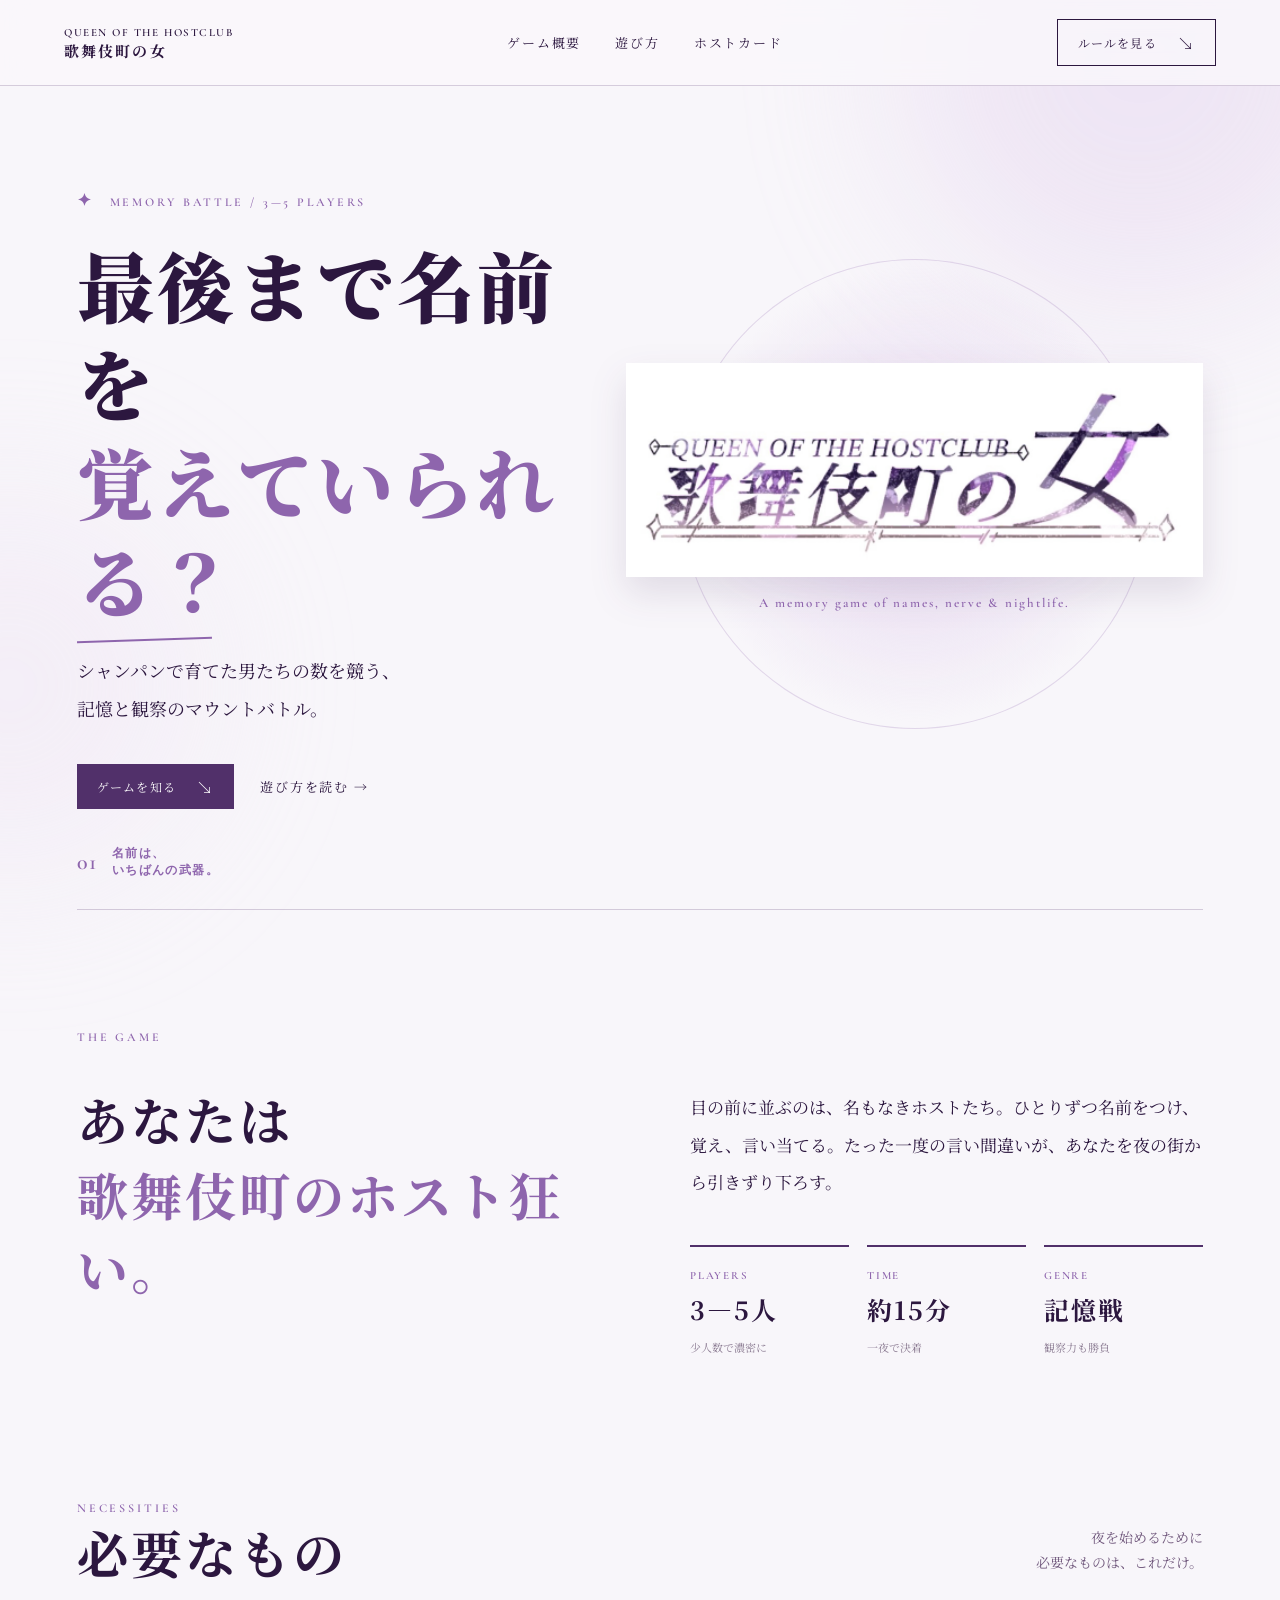
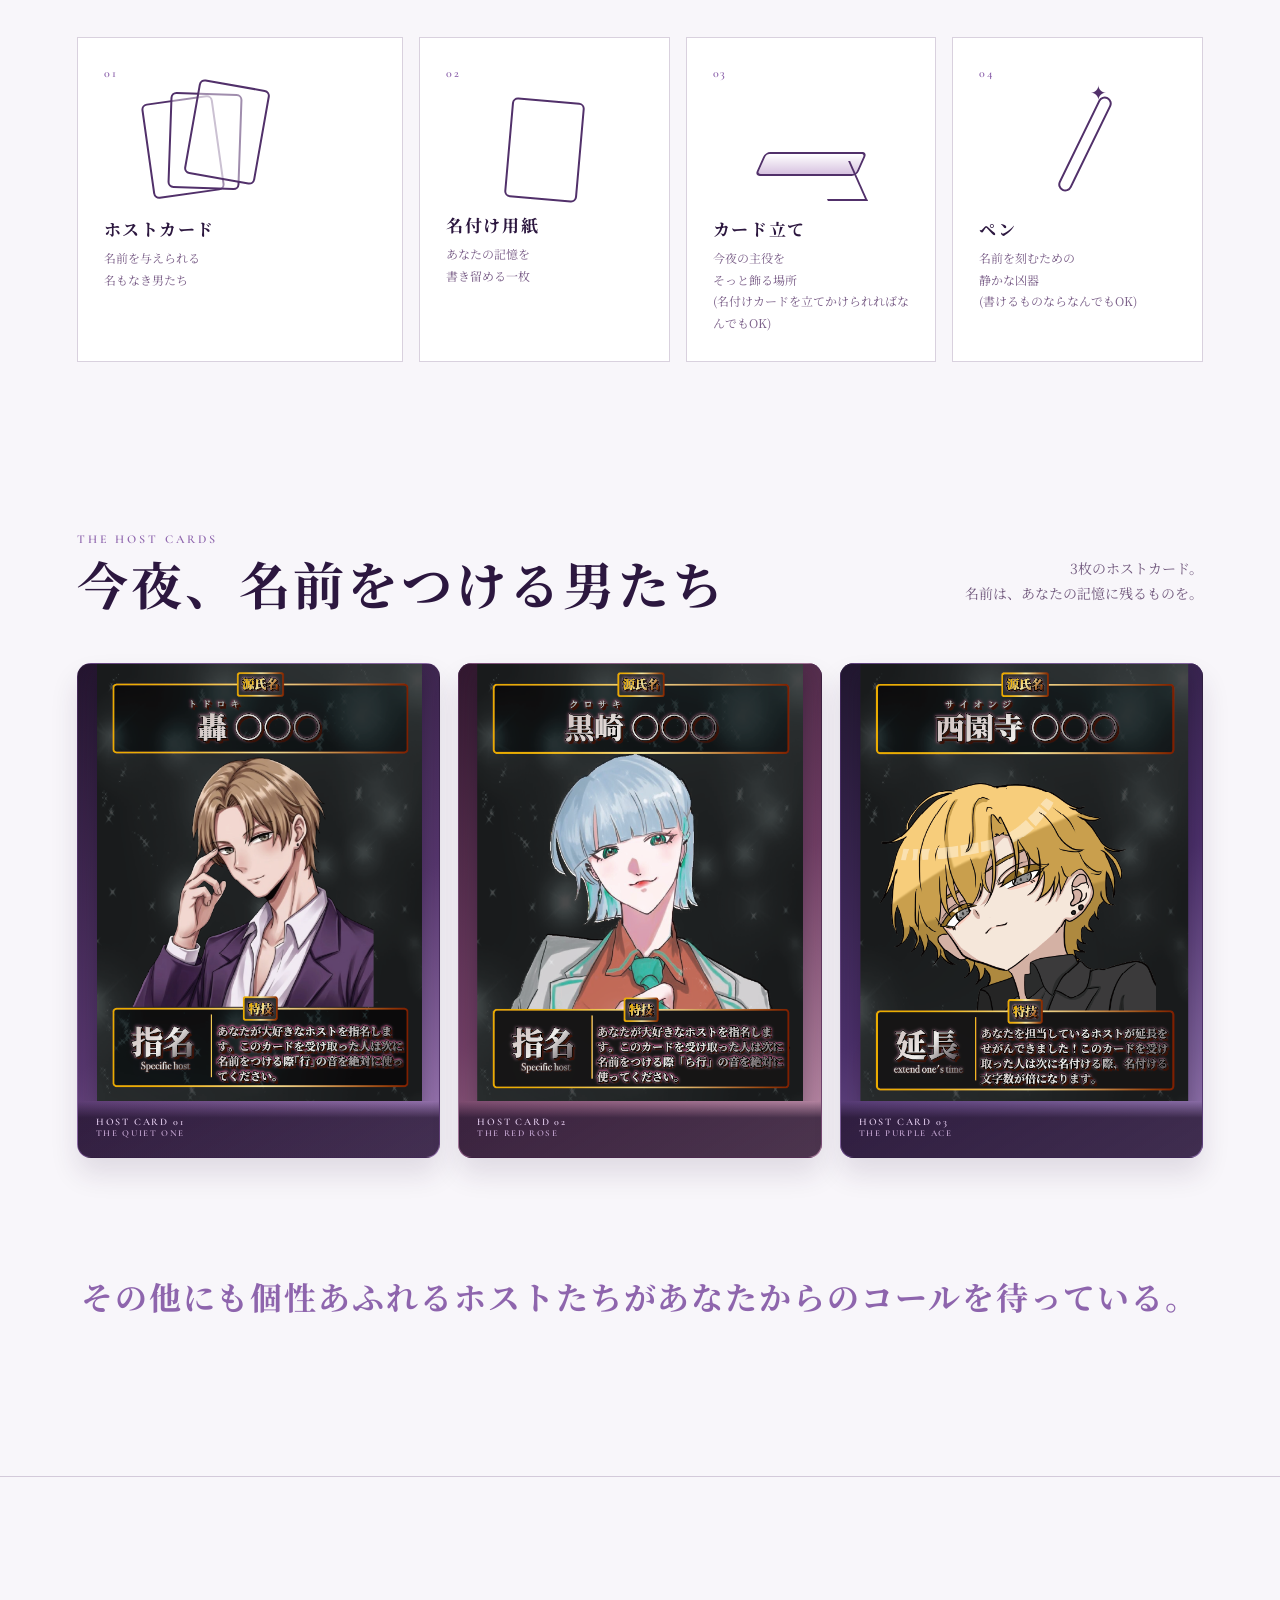
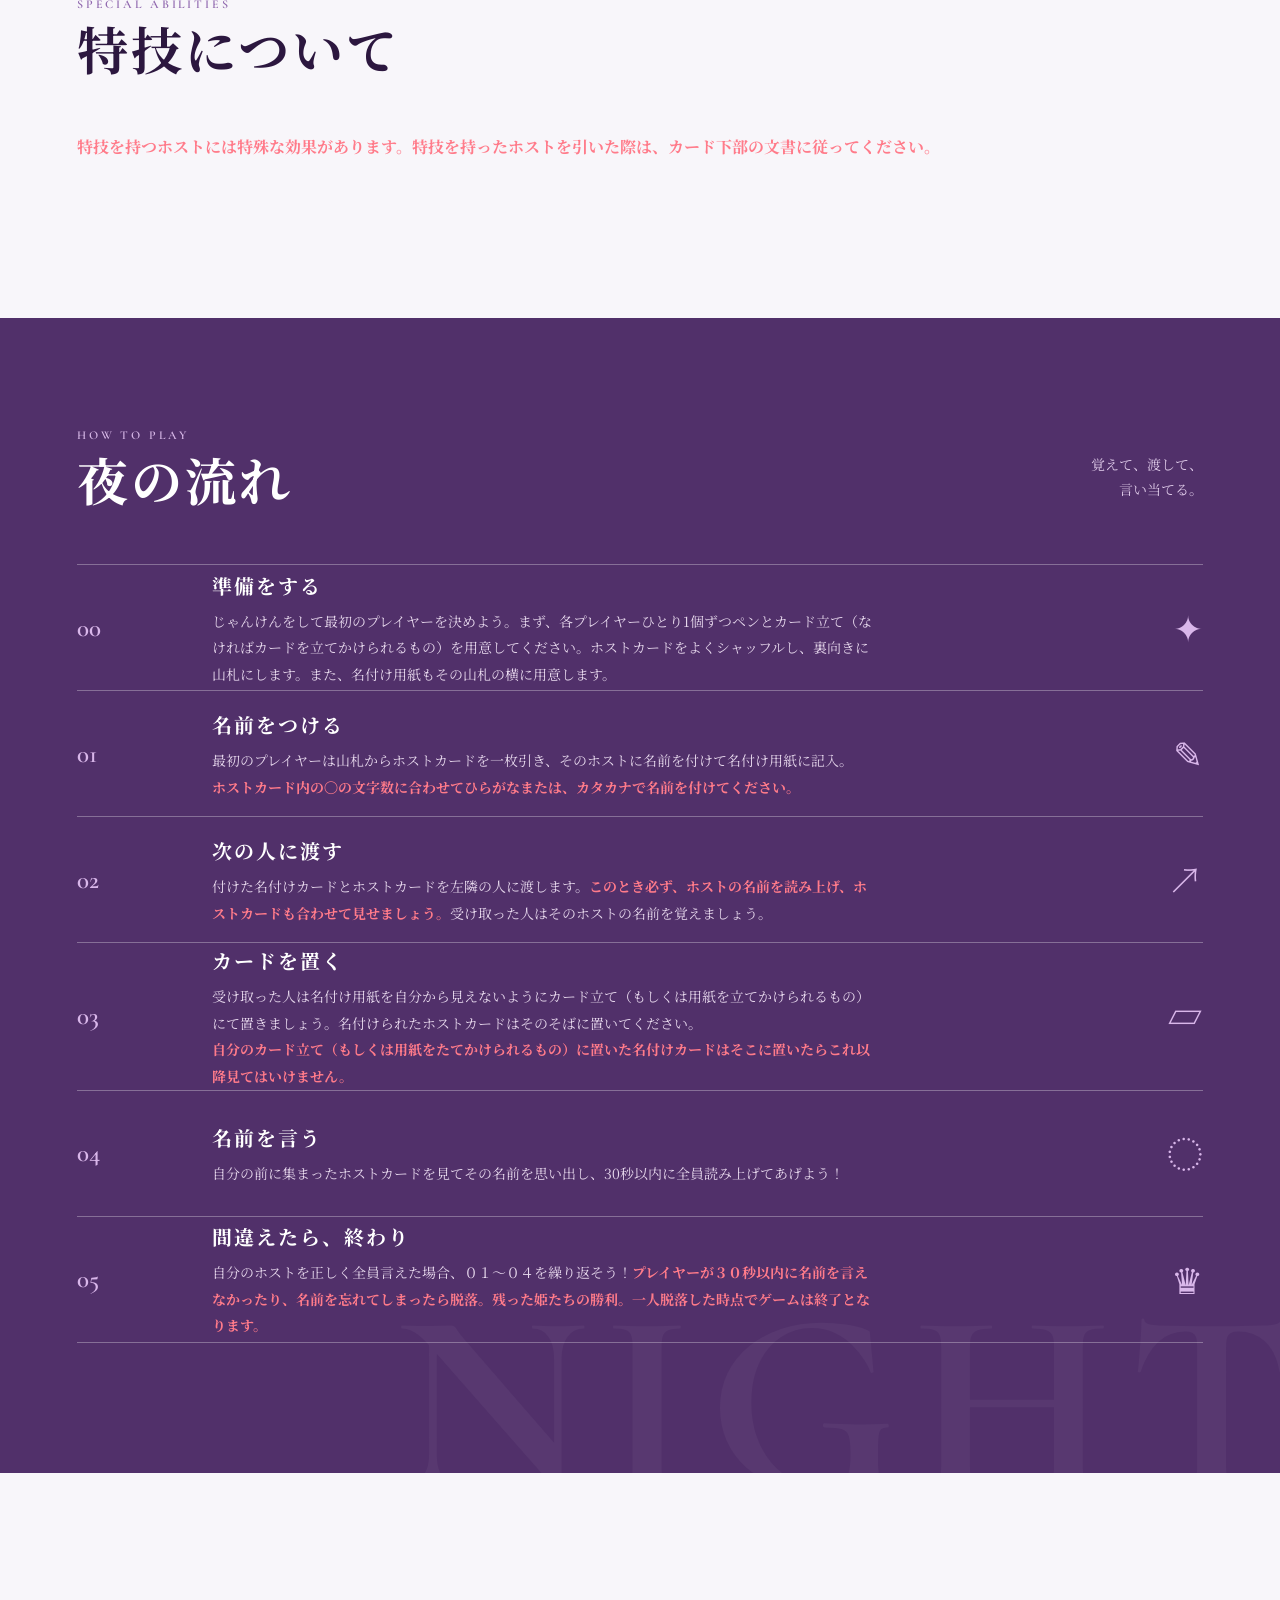
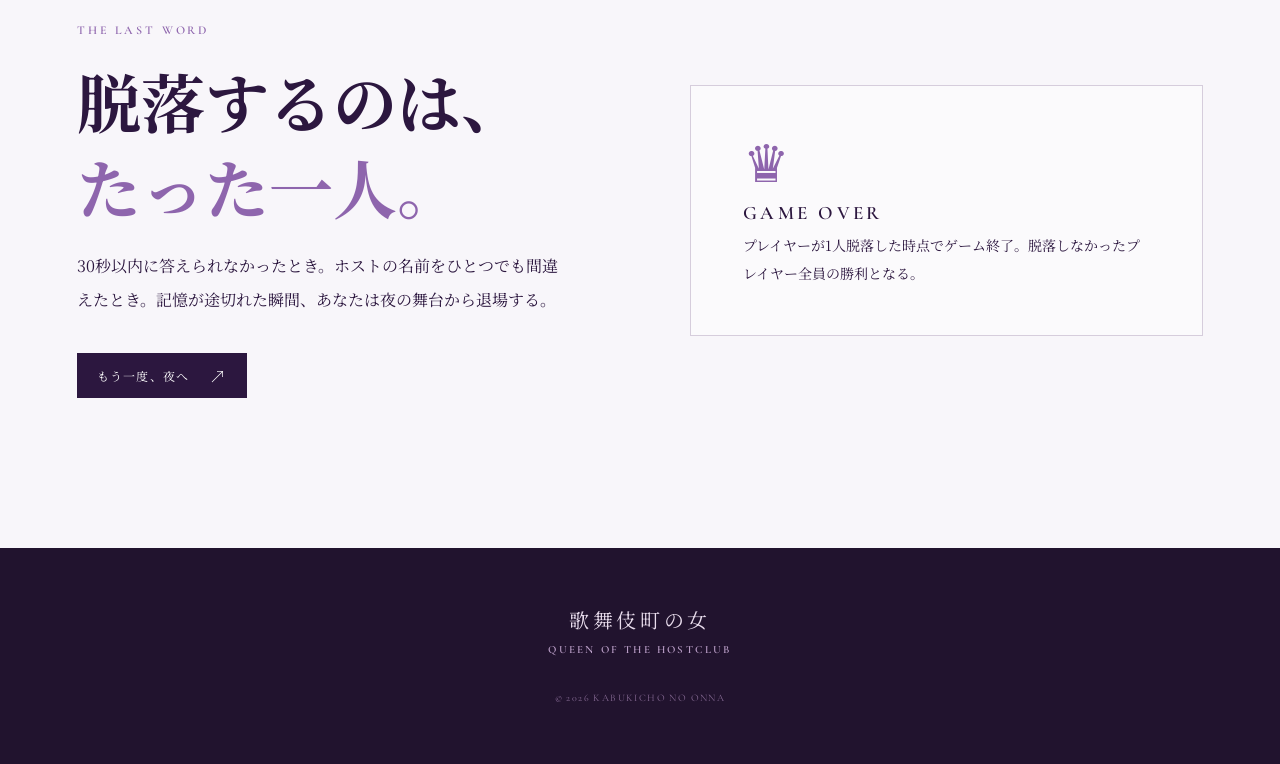
<file: index.html>
<!doctype html>
<html lang="ja">
<head>
  <meta charset="utf-8">
  <meta name="viewport" content="width=device-width, initial-scale=1">
  <meta name="description" content="歌舞伎町の女 — ホストの名前を覚えて生き残る、記憶と観察のマウントバトル。">
  <title>歌舞伎町の女 | Queen of the Hostclub</title>
  <link rel="preconnect" href="https://fonts.googleapis.com">
  <link rel="preconnect" href="https://fonts.gstatic.com" crossorigin>
  <link href="https://fonts.googleapis.com/css2?family=Cormorant+Garamond:wght@500;600;700&family=Noto+Serif+JP:wght@400;500;600;700;900&display=swap" rel="stylesheet">
  <link rel="stylesheet" href="styles.css">
  <link rel="stylesheet" href="mobile.css">
</head>
<body>
  <div class="ambient ambient-one"></div>
  <div class="ambient ambient-two"></div>
  <header class="site-header">
    <a class="brand-mini" href="#top" aria-label="歌舞伎町の女 トップへ">
      <span>QUEEN OF THE HOSTCLUB</span>
      <strong>歌舞伎町の女</strong>
    </a>
    <nav aria-label="メインナビゲーション">
      <a href="#about">ゲーム概要</a>
      <a href="#flow">遊び方</a>
      <a href="#hosts">ホストカード</a>
    </nav>
    <a class="header-cta" href="#flow">ルールを見る <span>↘</span></a>
  </header>

  <main id="top">
    <section class="hero section-shell">
      <div class="hero-copy">
        <p class="eyebrow"><span class="sparkle">✦</span> MEMORY BATTLE / 3—5 PLAYERS</p>
        <h1>最後まで名前を<br><em>覚えていられる？</em></h1>
        <p class="hero-lead">シャンパンで育てた男たちの数を競う、<br>記憶と観察のマウントバトル。</p>
        <div class="hero-actions">
          <a class="button button-primary" href="#about">ゲームを知る <span>↘</span></a>
          <a class="text-link" href="#flow">遊び方を読む <span>→</span></a>
        </div>
      </div>
      <div class="hero-art" aria-label="ゲームロゴ">
        <div class="halo"></div>
        <div class="crest">✦</div>
        <img src="logo-exact.png" alt="QUEEN OF THE HOSTCLUB 歌舞伎町の女">
        <p class="hero-caption">A memory game of names, nerve &amp; nightlife.</p>
      </div>
      <div class="hero-note"><span>01</span><span>名前は、<br>いちばんの武器。</span></div>
    </section>

    <section id="about" class="intro section-shell">
      <div class="section-kicker">THE GAME</div>
      <div class="intro-grid">
        <div>
          <h2>あなたは<br><span>歌舞伎町のホスト狂い。</span></h2>
        </div>
        <div class="intro-copy">
          <p>目の前に並ぶのは、名もなきホストたち。ひとりずつ名前をつけ、覚え、言い当てる。たった一度の言い間違いが、あなたを夜の街から引きずり下ろす。</p>
          <div class="stats">
            <div class="stat"><span>PLAYERS</span><strong>3—5人</strong><small>少人数で濃密に</small></div>
            <div class="stat"><span>TIME</span><strong>約15分</strong><small>一夜で決着</small></div>
            <div class="stat"><span>GENRE</span><strong>記憶戦</strong><small>観察力も勝負</small></div>
          </div>
        </div>
      </div>
    </section>

    <section class="contents section-shell">
      <div class="section-heading"><div><div class="section-kicker">NECESSITIES</div><h2>必要なもの</h2></div><p>夜を始めるために<br>必要なものは、これだけ。</p></div>
      <div class="object-grid">
        <article class="object-card object-card-tall"><div class="object-number">01</div><div class="card-illustration cards-illustration"><span></span><span></span><span></span></div><h3>ホストカード</h3><p>名前を与えられる<br>名もなき男たち</p></article>
        <article class="object-card"><div class="object-number">02</div><div class="card-illustration blank-card"></div><h3>名付け用紙</h3><p>あなたの記憶を<br>書き留める一枚</p></article>
        <article class="object-card"><div class="object-number">03</div><div class="card-illustration card-stand"></div><h3>カード立て</h3><p>今夜の主役を<br>そっと飾る場所<br>(名付けカードを立てかけられればなんでもOK)</p></article>
        <article class="object-card"><div class="object-number">04</div><div class="card-illustration pen-illustration"></div><h3>ペン</h3><p>名前を刻むための<br>静かな凶器<br>(書けるものならなんでもOK)</p></article>
      </div>
    </section>

    <section id="hosts" class="host-gallery section-shell">
      <div class="section-heading host-gallery-heading">
        <div><div class="section-kicker">THE HOST CARDS</div><h2>今夜、名前をつける男たち</h2></div>
        <p>3枚のホストカード。<br>名前は、あなたの記憶に残るものを。</p>
      </div>
      <div class="host-card-grid">
        <article class="host-card host-card-01"><div class="host-card-image"><img src="hosuto1.png" alt="ホストカード01"></div><div class="host-card-meta"><span>HOST CARD 01</span><small>THE QUIET ONE</small></div></article>
        <article class="host-card host-card-02"><div class="host-card-image"><img src="hosuto2.png" alt="ホストカード02"></div><div class="host-card-meta"><span>HOST CARD 02</span><small>THE RED ROSE</small></div></article>
        <article class="host-card host-card-03"><div class="host-card-image"><img src="hosuto3.png" alt="ホストカード03"></div><div class="host-card-meta"><span>HOST CARD 03</span><small>THE PURPLE ACE</small></div></article>
      </div>
      <p class="host-gallery-note">その他にも個性あふれるホストたちがあなたからのコールを待っている。</p>
    </section>

    <section id="abilities" class="intro">
      <div class="section-shell">
        <div class="section-heading"><div><div class="section-kicker">SPECIAL ABILITIES</div><h2>特技について</h2></div></div>
        <p><span class="rule-emphasis">特技を持つホストには特殊な効果があります。特技を持ったホストを引いた際は、カード下部の文書に従ってください。</span></p>
      </div>
    </section>

    <section id="flow" class="flow-section">
      <div class="section-shell">
        <div class="section-heading flow-heading"><div><div class="section-kicker">HOW TO PLAY</div><h2>夜の流れ</h2></div><p>覚えて、渡して、<br>言い当てる。</p></div>
        <div class="flow-list">
          <article class="flow-step"><div class="step-no">00</div><div><h3>準備をする</h3><p>じゃんけんをして最初のプレイヤーを決めよう。まず、各プレイヤーひとり1個ずつペンとカード立て（なければカードを立てかけられるもの）を用意してください。ホストカードをよくシャッフルし、裏向きに山札にします。また、名付け用紙もその山札の横に用意します。</p></div><div class="step-symbol">✦</div></article>
          <article class="flow-step"><div class="step-no">01</div><div><h3>名前をつける</h3><p>最初のプレイヤーは山札からホストカードを一枚引き、そのホストに名前を付けて名付け用紙に記入。<br><span class="rule-emphasis">ホストカード内の〇の文字数に合わせてひらがなまたは、カタカナで名前を付けてください。</span></p></div><div class="step-symbol">✎</div></article>
          <article class="flow-step"><div class="step-no">02</div><div><h3>次の人に渡す</h3><p>付けた名付けカードとホストカードを左隣の人に渡します。<span class="rule-emphasis">このとき必ず、ホストの名前を読み上げ、ホストカードも合わせて見せましょう。</span>受け取った人はそのホストの名前を覚えましょう。</p></div><div class="step-symbol">↗</div></article>
          <article class="flow-step"><div class="step-no">03</div><div><h3>カードを置く</h3><p>受け取った人は名付け用紙を自分から見えないようにカード立て（もしくは用紙を立てかけられるもの）にて置きましょう。名付けられたホストカードはそのそばに置いてください。<br><span class="rule-emphasis">自分のカード立て（もしくは用紙をたてかけられるもの）に置いた名付けカードはそこに置いたらこれ以降見てはいけません。</span></p></div><div class="step-symbol">▱</div></article>
          <article class="flow-step"><div class="step-no">04</div><div><h3>名前を言う</h3><p>自分の前に集まったホストカードを見てその名前を思い出し、30秒以内に全員読み上げてあげよう！</p></div><div class="step-symbol">◌</div></article>
          <article class="flow-step"><div class="step-no">05</div><div><h3>間違えたら、終わり</h3><p>自分のホストを正しく全員言えた場合、０１～０４を繰り返そう！<span class="rule-emphasis">プレイヤーが３０秒以内に名前を言えなかったり、名前を忘れてしまったら脱落。残った姫たちの勝利。一人脱落した時点でゲームは終了となります。</span></p></div><div class="step-symbol">♛</div></article>
        </div>
      </div>
    </section>

    <section id="special" class="endgame section-shell">
      <div class="endgame-main"><div class="section-kicker">THE LAST WORD</div><h2>脱落するのは、<br><em>たった一人。</em></h2><p>30秒以内に答えられなかったとき。ホストの名前をひとつでも間違えたとき。記憶が途切れた瞬間、あなたは夜の舞台から退場する。</p><a class="button button-dark" href="#top">もう一度、夜へ <span>↗</span></a></div>
      <div class="rule-panel"><div class="rule-icon">♛</div><h3>GAME OVER</h3><p>プレイヤーが1人脱落した時点でゲーム終了。脱落しなかったプレイヤー全員の勝利となる。</p></div>
    </section>
  </main>

  <footer class="site-footer"><div class="footer-logo">歌舞伎町の女</div><p>QUEEN OF THE HOSTCLUB</p><span>© 2026 KABUKICHO NO ONNA</span></footer>
  <script src="app.js"></script>
</body>
</html>
</file>
<file: styles.css>
:root{--ink:#2c173f;--plum:#51306a;--violet:#8e65ad;--lilac:#d9c3e7;--mist:#faf8fc;--line:rgba(81,48,106,.22);--serif:'Noto Serif JP',serif;--display:'Cormorant Garamond',serif}*{box-sizing:border-box}html{scroll-behavior:smooth}body{margin:0;background:#f8f6fa;color:var(--ink);font-family:var(--serif);font-size:16px;line-height:1.8;overflow-x:hidden}.ambient{position:fixed;z-index:-1;border-radius:50%;filter:blur(80px);opacity:.35;pointer-events:none}.ambient-one{width:480px;height:480px;top:-180px;right:-100px;background:#dec8eb}.ambient-two{width:380px;height:380px;left:-180px;top:55%;background:#ede0f3}.site-header{height:86px;display:flex;align-items:center;justify-content:space-between;padding:0 max(5vw,32px);border-bottom:1px solid var(--line);background:rgba(250,248,252,.78);backdrop-filter:blur(14px);position:sticky;top:0;z-index:5}.brand-mini{color:var(--ink);text-decoration:none;display:flex;flex-direction:column;line-height:1.05}.brand-mini span{font:600 11px var(--display);letter-spacing:.14em}.brand-mini strong{font-size:15px;letter-spacing:.14em;margin-top:4px}.site-header nav{display:flex;gap:34px}.site-header nav a,.text-link{color:var(--ink);text-decoration:none;font-size:13px;letter-spacing:.14em}.site-header nav a:hover,.text-link:hover{color:var(--violet)}.header-cta,.button{display:inline-flex;align-items:center;gap:20px;padding:12px 20px;text-decoration:none;letter-spacing:.1em;font-size:12px;transition:.25s ease}.header-cta{border:1px solid var(--ink);color:var(--ink)}.header-cta:hover,.button-primary:hover{background:var(--ink);color:#fff}.section-shell{width:min(1180px,88vw);margin:0 auto}.hero{min-height:calc(100vh - 86px);display:grid;grid-template-columns:1fr 1.05fr;align-items:center;position:relative;padding:92px 0 100px}.hero-copy{position:relative;z-index:1}.eyebrow,.section-kicker{font:600 12px var(--display);letter-spacing:.24em;color:var(--violet)}.sparkle{font-size:17px;margin-right:10px}.hero h1{font-size:clamp(44px,6vw,82px);line-height:1.28;letter-spacing:.04em;margin:24px 0 24px;font-weight:900}.hero h1 em,.endgame h2 em{font-style:normal;color:var(--violet);position:relative}.hero h1 em:after{content:'';position:absolute;bottom:-7px;left:0;width:84%;height:2px;background:var(--violet);transform:rotate(-2deg)}.hero-lead{font-size:18px;line-height:2.1;margin:0 0 36px}.hero-actions{display:flex;align-items:center;gap:26px}.button-primary{background:var(--plum);color:#fff}.button span,.header-cta span{font-size:17px;line-height:1}.hero-art{min-height:420px;display:flex;flex-direction:column;align-items:center;justify-content:center;position:relative}.hero-art .halo{position:absolute;width:470px;height:470px;background:radial-gradient(circle,rgba(220,197,234,.65),rgba(220,197,234,0) 69%);border:1px solid rgba(142,101,173,.22);border-radius:50%}.hero-art img{width:min(100%,620px);position:relative;filter:drop-shadow(0 16px 18px rgba(58,31,79,.12))}.crest{position:absolute;top:18%;right:13%;color:var(--violet);font-size:30px}.hero-caption{font:600 13px var(--display);letter-spacing:.16em;color:var(--violet);position:relative;margin-top:18px}.hero-note{position:absolute;bottom:30px;left:0;display:flex;gap:14px;align-items:center;color:var(--violet);font:600 12px var(--display);letter-spacing:.12em}.hero-note span:first-child{font-size:22px}.intro{border-top:1px solid var(--line);padding:120px 0 140px}.intro-grid{display:grid;grid-template-columns:1fr 1fr;gap:100px;margin-top:38px}.intro h2,.section-heading h2{font-size:clamp(31px,4vw,52px);line-height:1.45;letter-spacing:.06em;margin:0}.intro h2 span{color:var(--violet)}.intro-copy>p{font-size:17px;line-height:2.2;margin:6px 0 44px}.stats{display:grid;grid-template-columns:repeat(3,1fr);gap:18px}.stat{border-top:2px solid var(--plum);padding-top:12px}.stat span{font:600 11px var(--display);letter-spacing:.16em;color:var(--violet)}.stat strong{display:block;font-size:25px;letter-spacing:.08em}.stat small{font-size:11px;color:#8b7b92}.contents{padding-bottom:150px}.section-heading{display:flex;justify-content:space-between;align-items:end;margin-bottom:48px}.section-heading p{font-size:14px;line-height:1.8;text-align:right;color:#725a7e}.object-grid{display:grid;grid-template-columns:1.3fr 1fr 1fr 1fr;gap:16px}.object-card{background:#fff;border:1px solid var(--line);min-height:270px;padding:28px 26px;position:relative;overflow:hidden;transition:.25s ease}.object-card:hover{transform:translateY(-6px);box-shadow:0 18px 40px rgba(80,48,106,.1)}.object-card-tall{background:linear-gradient(145deg,#f7f1fa,#e9d9f0)}.object-number{font:600 12px var(--display);letter-spacing:.15em;color:var(--violet)}.object-card h3{font-size:17px;margin:10px 0 2px;letter-spacing:.1em}.object-card p{font-size:12px;line-height:1.8;color:#795d87;margin:0}.card-illustration{height:120px;position:relative;margin-top:4px}.cards-illustration span{position:absolute;display:block;width:72px;height:96px;border:2px solid var(--plum);border-radius:6px;background:rgba(255,255,255,.45);transform:rotate(-8deg);left:16%;top:12%}.cards-illustration span:nth-child(2){left:24%;top:7%;transform:rotate(2deg)}.cards-illustration span:nth-child(3){left:32%;top:0;transform:rotate(10deg)}.blank-card{width:73px;height:100px;border:2px solid var(--plum);border-radius:6px;margin:20px auto 0;transform:rotate(5deg)}.card-stand:before{content:'';position:absolute;width:98px;height:20px;background:linear-gradient(#fff,#d7c2e0);border:2px solid var(--plum);border-radius:5px;bottom:28px;left:50%;transform:translateX(-50%) skew(-24deg)}.card-stand:after{content:'';position:absolute;width:38px;height:38px;border-right:2px solid var(--plum);border-bottom:2px solid var(--plum);bottom:3px;left:54%;transform:skew(24deg)}.pen-illustration:before{content:'';position:absolute;width:10px;height:100px;border:2px solid var(--plum);border-radius:8px;transform:rotate(26deg);left:50%;top:8px}.pen-illustration:after{content:'✦';position:absolute;color:var(--violet);font-size:20px;left:56%;top:-10px}.flow-section{background:var(--plum);color:#fff;padding:110px 0 130px;position:relative;overflow:hidden}.flow-section:before{content:'NIGHT';position:absolute;font:700 260px var(--display);color:rgba(255,255,255,.04);right:-30px;bottom:-90px;letter-spacing:.06em}.flow-heading{position:relative}.flow-heading .section-kicker{color:#d8b9e8}.flow-heading p{color:#dfcbe9}.flow-list{border-top:1px solid rgba(255,255,255,.3);position:relative}.flow-step{display:grid;grid-template-columns:110px 1fr 80px;align-items:center;gap:25px;min-height:126px;border-bottom:1px solid rgba(255,255,255,.3)}.step-no{font:600 25px var(--display);color:#d9b7ea}.flow-step h3{margin:0 0 4px;font-size:20px;letter-spacing:.1em}.flow-step p{font-size:14px;line-height:1.9;margin:0;color:#e7d8ed;max-width:660px}.step-symbol{font-size:36px;text-align:right;color:#d9b7ea}.endgame{display:grid;grid-template-columns:1fr 1fr;gap:100px;padding:150px 0}.endgame-main h2{font-size:clamp(38px,5vw,68px);line-height:1.35;margin:20px 0}.endgame-main>p{font-size:16px;line-height:2.1;max-width:490px;margin:0 0 36px}.button-dark{background:var(--ink);color:#fff}.button-dark:hover{background:var(--violet)}.rule-panel{border:1px solid var(--line);padding:48px 52px;align-self:center;position:relative;background:rgba(255,255,255,.46)}.rule-icon{font-size:52px;color:var(--violet);line-height:1}.rule-panel h3{letter-spacing:.18em;font:600 19px var(--display);margin:15px 0 7px}.rule-panel p{font-size:14px;line-height:2;margin:0}.rule-line{height:1px;background:var(--line);margin:35px 0}.site-footer{background:#21132e;color:#e9dded;text-align:center;padding:54px 20px}.footer-logo{font-size:20px;letter-spacing:.18em}.site-footer p{font:600 11px var(--display);letter-spacing:.2em;color:#bca0c9;margin:5px 0 25px}.site-footer span{font:10px var(--display);letter-spacing:.14em;color:#876b95}@media(max-width:800px){.site-header{height:72px}.site-header nav{display:none}.header-cta{padding:8px 12px;font-size:10px}.hero{grid-template-columns:1fr;padding:68px 0 110px;min-height:auto}.hero-art{min-height:270px;order:-1}.hero-art .halo{width:290px;height:290px}.hero-art img{width:94%}.hero-caption{font-size:10px}.hero h1{font-size:46px}.hero-lead{font-size:15px}.intro{padding:80px 0}.intro-grid{grid-template-columns:1fr;gap:35px}.stats{gap:8px}.stat strong{font-size:19px}.contents{padding-bottom:90px}.section-heading{display:block}.section-heading p{text-align:left;margin-top:14px}.object-grid{grid-template-columns:1fr 1fr}.object-card{min-height:240px;padding:20px}.object-card-tall{grid-column:span 2}.flow-section{padding:80px 0}.flow-step{grid-template-columns:55px 1fr 35px;gap:10px;padding:20px 0;min-height:0}.flow-step h3{font-size:16px}.flow-step p{font-size:12px}.step-no{font-size:20px}.step-symbol{font-size:25px}.endgame{grid-template-columns:1fr;gap:50px;padding:90px 0}.rule-panel{padding:32px}.hero-note{display:none}}
.host-gallery{padding:20px 0 150px}.host-gallery-heading{margin-bottom:42px}.host-card-grid{display:grid;grid-template-columns:repeat(3,1fr);gap:18px}.host-card{position:relative;min-height:390px;overflow:hidden;border:1px solid rgba(81,48,106,.28);background:linear-gradient(150deg,#24152f 0%,#57376e 58%,#a27fba 100%);box-shadow:0 16px 28px rgba(48,24,66,.12);transition:transform .3s ease,box-shadow .3s ease}.host-card:hover{transform:translateY(-8px) rotate(-.5deg);box-shadow:0 24px 44px rgba(48,24,66,.2)}.host-card:nth-child(2n){background:linear-gradient(150deg,#32182f 0%,#713f65 55%,#c293ad 100%)}.host-card:nth-child(3n){background:linear-gradient(150deg,#21172f 0%,#4c306b 55%,#9679b2 100%)}.host-card-image{height:310px;position:relative;display:flex;align-items:flex-end;justify-content:center;overflow:hidden}.host-card-image:before{content:'';position:absolute;width:76%;aspect-ratio:1;border-radius:50%;top:34px;background:rgba(235,215,246,.2);filter:blur(1px)}.host-card-image img{position:relative;z-index:1;width:100%;height:100%;object-fit:contain;object-position:center bottom;filter:drop-shadow(0 12px 10px rgba(18,9,25,.3));transition:transform .35s ease}.host-card:hover .host-card-image img{transform:scale(1.05)}.host-card-01 .host-card-image img,.host-card-02 .host-card-image img,.host-card-03 .host-card-image img{width:88%;object-position:center bottom}.host-card-meta{position:relative;z-index:2;padding:15px 18px 18px;color:#fff;background:linear-gradient(180deg,rgba(31,17,42,0),rgba(31,17,42,.72) 30%)}.host-card-meta span,.host-card-meta small{display:block;font:600 10px var(--display);letter-spacing:.18em;color:#e2cbed}.host-card-meta strong{display:block;margin:2px 0;font-size:17px;letter-spacing:.12em}.host-card-meta small{color:#c7a8d4;font-size:9px}.host-card-04 .host-card-image,.host-card-05 .host-card-image,.host-card-06 .host-card-image{height:310px}@media(max-width:800px){.host-gallery{padding:0 0 90px}.host-card-grid{grid-template-columns:repeat(2,1fr);gap:12px}.host-card{min-height:300px}.host-card-image,.host-card-04 .host-card-image,.host-card-05 .host-card-image,.host-card-06 .host-card-image{height:225px}.host-card-meta{padding:10px 11px 12px}.host-card-meta strong{font-size:13px}.host-card-meta span,.host-card-meta small{font-size:8px;letter-spacing:.12em}}
 .rule-emphasis{color:#ff7b8a;font-weight:700}

/* Match every necessities illustration to the host-card icon color. */
.contents .card-illustration,
.contents .card-illustration::before,
.contents .card-illustration::after,
.contents .cards-illustration span,
.contents .blank-card{
  color:var(--plum);
  border-color:var(--plum);
}

.contents .card-stand::before{
  border-color:var(--plum);
}

.contents .card-stand::after{
  border-right-color:var(--plum);
  border-bottom-color:var(--plum);
}

/* Use a clean white background for the host-card item. */
.object-card-tall{
  background:#fff;
}
</file>
<file: mobile.css>
/* Small-screen polish: keep the layout comfortable on real phones, not just narrow desktops. */
@media (max-width: 480px) {
  .section-shell { width: min(100% - 32px, 420px); }
  .site-header { height: 64px; padding: 0 16px; gap: 12px; }
  .brand-mini { min-width: 0; }
  .brand-mini span { font-size: 9px; letter-spacing: .1em; white-space: nowrap; }
  .brand-mini strong { font-size: 12px; letter-spacing: .08em; white-space: nowrap; }
  .header-cta { flex: 0 0 auto; padding: 7px 9px; gap: 7px; font-size: 9px; letter-spacing: .05em; white-space: nowrap; }
  .header-cta span { font-size: 13px; }
  .hero { padding: 42px 0 78px; }
  .hero-art { min-height: 218px; }
  .hero-art .halo { width: 230px; height: 230px; }
  .hero-art img { width: min(100%, 300px); }
  .crest { top: 10%; right: 7%; font-size: 22px; }
  .hero h1 { font-size: clamp(34px, 11vw, 44px); line-height: 1.35; margin: 18px 0; }
  .hero-lead { font-size: 14px; line-height: 1.95; margin-bottom: 26px; }
  .hero-actions { align-items: stretch; flex-direction: column; gap: 14px; }
  .hero-actions .button { justify-content: center; min-height: 48px; }
  .hero-actions .text-link { align-self: center; }
  .intro { padding: 62px 0 74px; }
  .intro-grid { gap: 26px; margin-top: 24px; }
  .intro h2, .section-heading h2 { font-size: clamp(27px, 8vw, 36px); }
  .intro-copy > p { font-size: 15px; line-height: 2; margin-bottom: 30px; }
  .stats { gap: 6px; }
  .stat { padding-top: 8px; }
  .stat strong { font-size: 16px; letter-spacing: 0; }
  .stat small { display: block; font-size: 10px; line-height: 1.5; }
  .contents { padding-bottom: 74px; }
  .section-heading { margin-bottom: 30px; }
  .section-heading p { font-size: 13px; }
  .object-grid { grid-template-columns: 1fr; gap: 10px; }
  .object-card, .object-card-tall { grid-column: auto; min-height: 0; padding: 18px; }
  .object-card-tall { min-height: 220px; }
  .card-illustration { height: 92px; }
  .host-gallery { padding-bottom: 74px; }
  .host-card-grid { grid-template-columns: 1fr; gap: 16px; max-width: 290px; margin: 0 auto; }
  .host-card { min-height: 0; }
  .host-card-face { min-height: 0; }
  .host-gallery-note { margin-top: 58px; font-size: 20px; line-height: 1.7; }
  .flow-section { padding: 64px 0 78px; }
  .flow-step { grid-template-columns: 42px 1fr 28px; gap: 8px; padding: 18px 0; }
  .flow-step h3 { font-size: 15px; letter-spacing: .04em; }
  .flow-step p { font-size: 12px; line-height: 1.8; }
  .step-no { font-size: 18px; }
  .step-symbol { font-size: 22px; }
  .endgame { gap: 34px; padding: 76px 0; }
  .endgame-main h2 { font-size: clamp(34px, 10vw, 48px); }
  .endgame-main > p { font-size: 14px; line-height: 2; }
  .rule-panel { padding: 26px 22px; }
  .rule-panel p { font-size: 13px; }
  .site-footer { padding: 42px 16px; }
  .footer-logo { font-size: 16px; }
}

@media (max-width: 340px) {
  .site-header { padding-inline: 12px; }
  .brand-mini span { font-size: 8px; }
  .brand-mini strong { font-size: 11px; }
  .header-cta { padding-inline: 7px; font-size: 8px; }
  .section-shell { width: calc(100% - 24px); }
}
</file>
